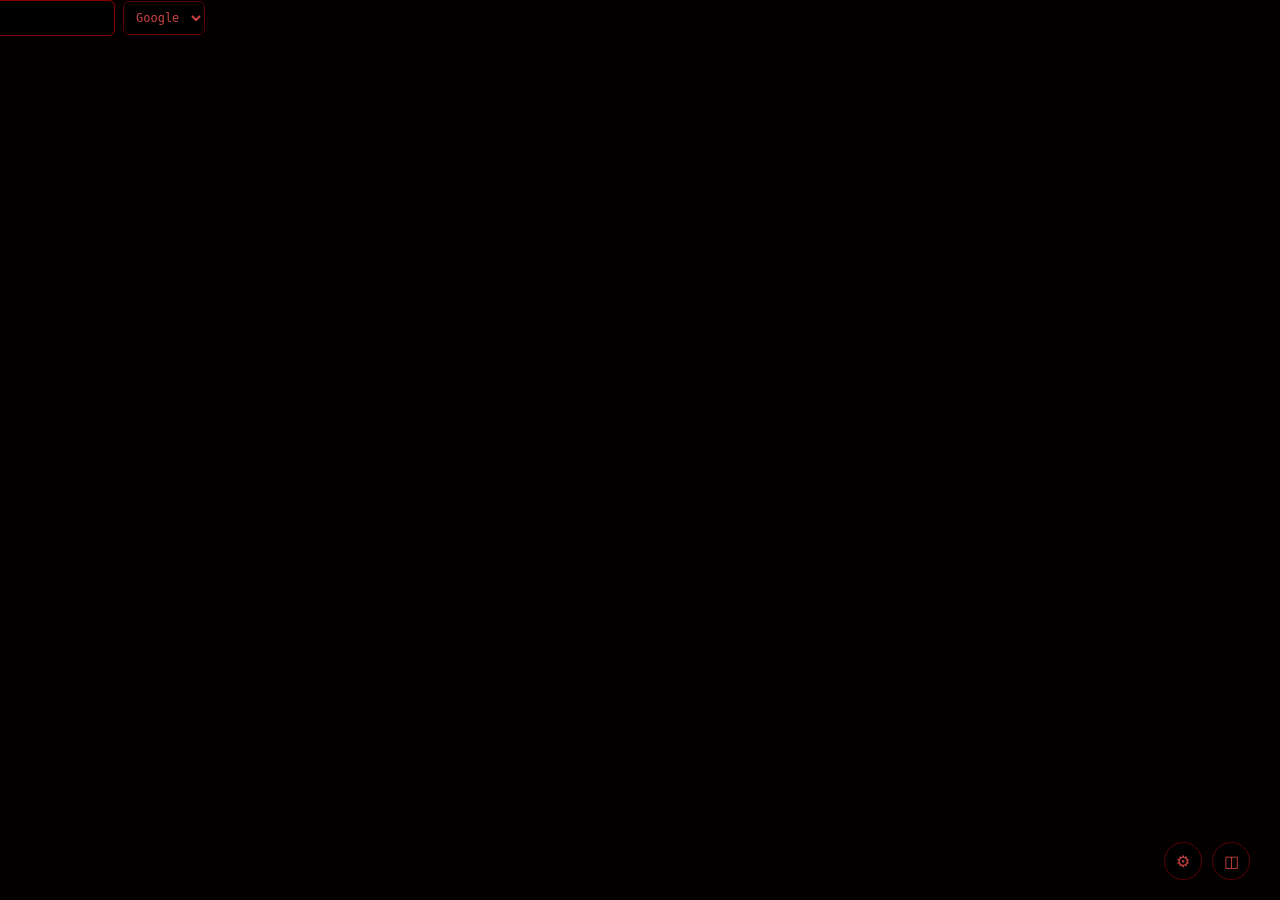
<file: NeoPulse-Dashboard/src/newtab/index.html>
<!DOCTYPE html>
<html lang="en">
<head>
  <meta charset="UTF-8" />
  <meta name="viewport" content="width=device-width, initial-scale=1.0" />
  <meta http-equiv="Content-Security-Policy"
        content="default-src 'self'; style-src 'self' https://fonts.googleapis.com; font-src https://fonts.gstatic.com; connect-src 'self' https://www.google.com https://cdn.jsdelivr.net https://httpbin.org https://ipwho.is https://api.ipify.org https://wttr.in; img-src 'self' data:; script-src 'self'" />
  <title>NeoPulse Dashboard</title>
  <link rel="stylesheet" href="styles.css" />
</head>
<body>

  <canvas id="scene-canvas"></canvas>

  <!-- Search overlay — JS positions this over the 3D pedestal -->
  <div id="search-overlay">
    <form id="search-form" autocomplete="off">
      <input
        id="search-input"
        type="search"
        placeholder="Search the web…"
        spellcheck="false"
        aria-label="Search query"
      />
      <select id="search-engine-select" aria-label="Search engine">
        <option value="google">Google</option>
        <option value="bing">Bing</option>
        <option value="duckduckgo">DDG</option>
      </select>
    </form>
  </div>

  <!-- Footer: settings + side panel buttons -->
  <div id="footer-controls">
    <button id="btn-settings"  type="button" title="Open Settings"    aria-label="Open Settings">⚙</button>
    <button id="btn-sidepanel" type="button" title="Open Side Panel"  aria-label="Open Side Panel">◫</button>
    <span id="footer-version"></span>
  </div>

  <!-- First-run privacy notice -->
  <div id="privacy-notice" hidden>
    <p>NeoPulse stores notes and settings <strong>locally on this device only</strong>.
       Speed tests make anonymous requests to measure latency.</p>
    <button id="privacy-dismiss">Got it</button>
  </div>

  <script type="module" src="app.js"></script>
</body>
</html>
</file>
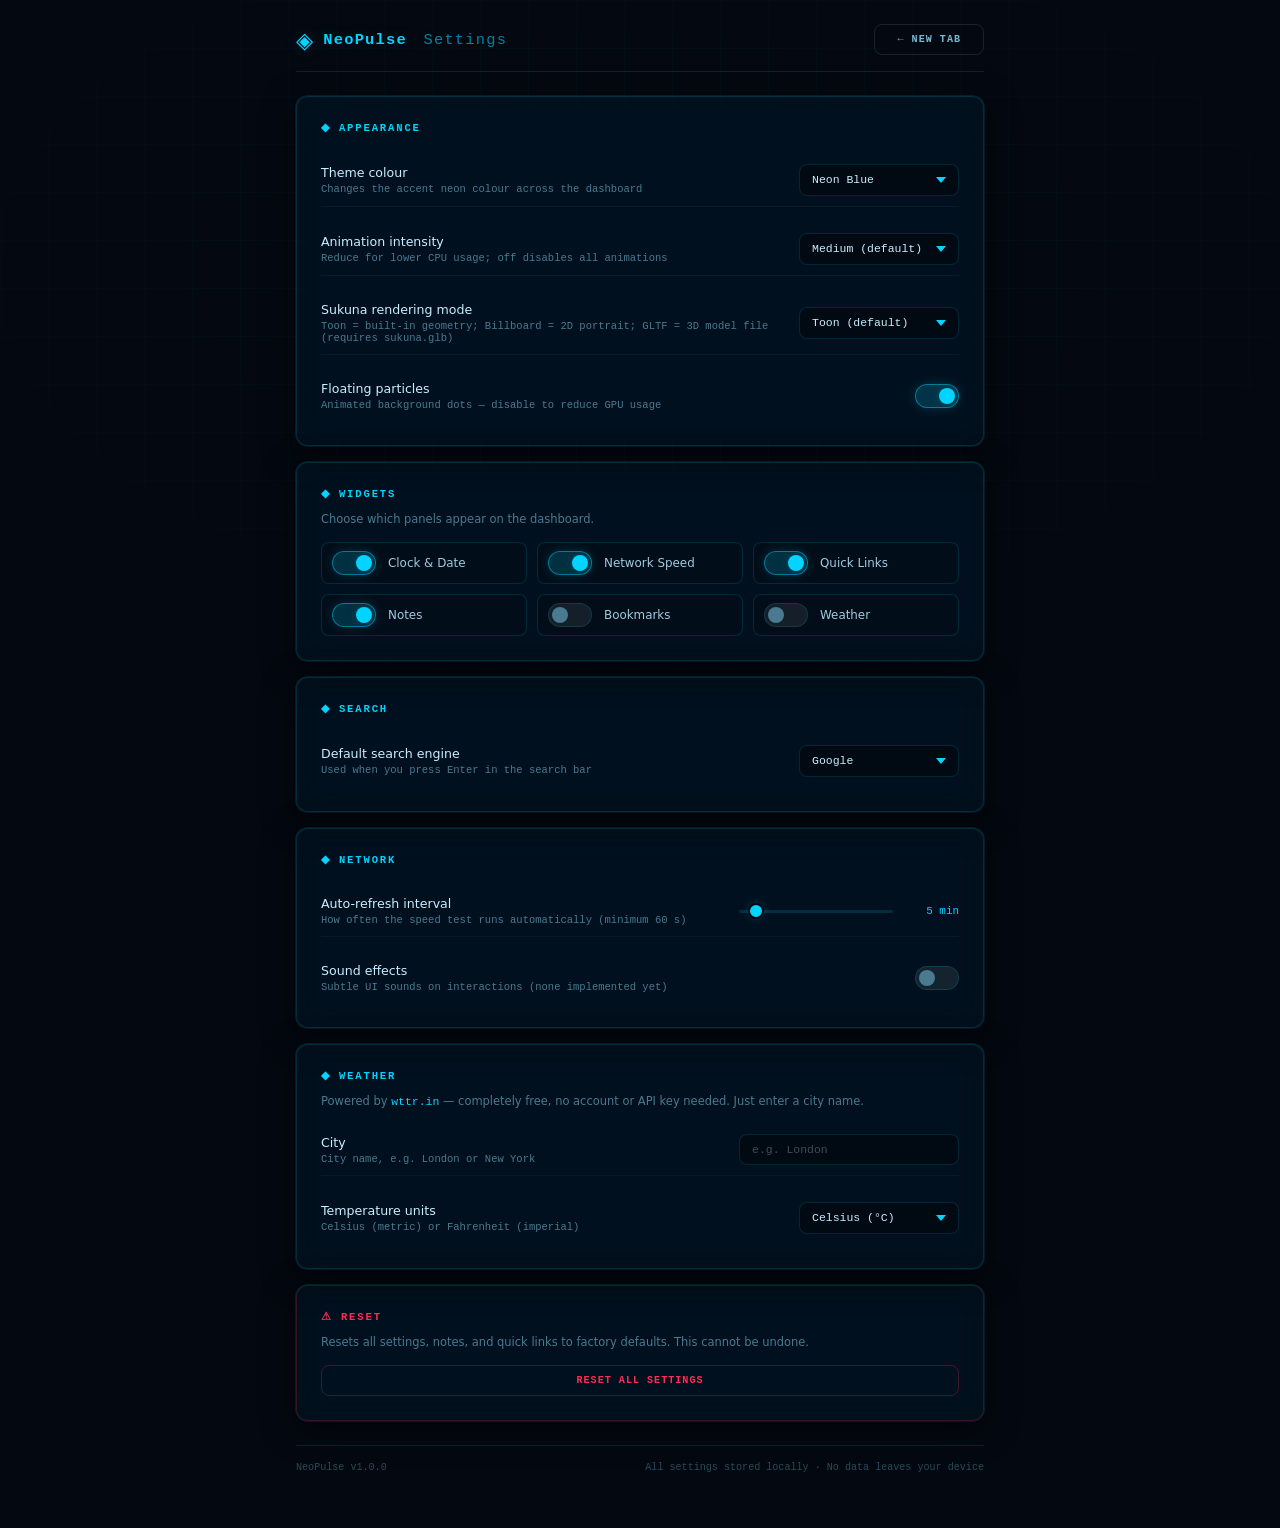
<file: NeoPulse-Dashboard/src/options/options.html>
<!DOCTYPE html>
<html lang="en" data-theme="neon-blue" data-animation="medium">
<head>
  <meta charset="UTF-8" />
  <meta name="viewport" content="width=device-width, initial-scale=1.0" />
  <meta http-equiv="Content-Security-Policy"
        content="default-src 'self'; style-src 'self' https://fonts.googleapis.com; font-src https://fonts.gstatic.com; connect-src 'self' https://www.google.com https://cdn.jsdelivr.net https://httpbin.org https://ipwho.is https://api.ipify.org https://wttr.in; img-src 'self' data:; script-src 'self'" />
  <title>NeoPulse — Settings</title>
  <link rel="stylesheet" href="options.css" />
</head>
<body>

  <div id="grid-bg" aria-hidden="true"></div>

  <div class="page-wrapper">

    <!-- ── Header ── -->
    <header class="page-header">
      <div class="page-header__logo">
        <span class="page-header__glyph" aria-hidden="true">◈</span>
        <span class="page-header__title">NeoPulse <span class="page-header__sub">Settings</span></span>
      </div>
      <a href="#" id="open-dashboard" class="btn btn--ghost" title="Return to dashboard">
        ← New Tab
      </a>
    </header>

    <!-- ── Save banner ── -->
    <div id="save-banner" class="save-banner" hidden aria-live="polite">
      <span class="save-banner__icon" aria-hidden="true">✓</span>
      Settings saved
    </div>

    <form id="settings-form" class="settings-form" autocomplete="off" novalidate>

      <!-- ── Section: Appearance ── -->
      <section class="settings-section glass-card">
        <h2 class="settings-section__title">
          <span aria-hidden="true">◆</span> Appearance
        </h2>

        <div class="settings-row">
          <label class="settings-label" for="theme">
            Theme colour
            <span class="settings-hint">Changes the accent neon colour across the dashboard</span>
          </label>
          <select id="theme" name="theme" class="ctrl ctrl--select">
            <option value="neon-blue">Neon Blue</option>
            <option value="neon-purple">Neon Purple</option>
            <option value="neon-green">Neon Green</option>
          </select>
        </div>

        <div class="settings-row">
          <label class="settings-label" for="animationIntensity">
            Animation intensity
            <span class="settings-hint">Reduce for lower CPU usage; off disables all animations</span>
          </label>
          <select id="animationIntensity" name="animationIntensity" class="ctrl ctrl--select">
            <option value="off">Off</option>
            <option value="low">Low</option>
            <option value="medium">Medium (default)</option>
            <option value="high">High</option>
          </select>
        </div>

        <div class="settings-row">
          <label class="settings-label" for="sceneMode">
            Sukuna rendering mode
            <span class="settings-hint">Toon = built-in geometry; Billboard = 2D portrait; GLTF = 3D model file (requires sukuna.glb)</span>
          </label>
          <select id="sceneMode" name="sceneMode" class="ctrl ctrl--select">
            <option value="toon">Toon (default)</option>
            <option value="billboard">Canvas Billboard</option>
            <option value="gltf">GLTF Model</option>
          </select>
        </div>

        <div class="settings-row">
          <label class="settings-label" for="particlesEnabled">
            Floating particles
            <span class="settings-hint">Animated background dots — disable to reduce GPU usage</span>
          </label>
          <label class="toggle" aria-label="Enable particles">
            <input type="checkbox" id="particlesEnabled" name="particlesEnabled" />
            <span class="toggle__track"><span class="toggle__thumb"></span></span>
          </label>
        </div>

      </section>

      <!-- ── Section: Widgets ── -->
      <section class="settings-section glass-card">
        <h2 class="settings-section__title">
          <span aria-hidden="true">◆</span> Widgets
        </h2>
        <p class="settings-section__desc">Choose which panels appear on the dashboard.</p>

        <div class="widget-grid">

          <div class="widget-toggle-row">
            <label class="toggle" aria-label="Show clock widget">
              <input type="checkbox" id="widget-clock" name="widget-clock" />
              <span class="toggle__track"><span class="toggle__thumb"></span></span>
            </label>
            <span class="widget-toggle-row__label">Clock &amp; Date</span>
          </div>

          <div class="widget-toggle-row">
            <label class="toggle" aria-label="Show network widget">
              <input type="checkbox" id="widget-network" name="widget-network" />
              <span class="toggle__track"><span class="toggle__thumb"></span></span>
            </label>
            <span class="widget-toggle-row__label">Network Speed</span>
          </div>

          <div class="widget-toggle-row">
            <label class="toggle" aria-label="Show quick links">
              <input type="checkbox" id="widget-quickLinks" name="widget-quickLinks" />
              <span class="toggle__track"><span class="toggle__thumb"></span></span>
            </label>
            <span class="widget-toggle-row__label">Quick Links</span>
          </div>

          <div class="widget-toggle-row">
            <label class="toggle" aria-label="Show notes widget">
              <input type="checkbox" id="widget-notes" name="widget-notes" />
              <span class="toggle__track"><span class="toggle__thumb"></span></span>
            </label>
            <span class="widget-toggle-row__label">Notes</span>
          </div>

          <div class="widget-toggle-row">
            <label class="toggle" aria-label="Show bookmarks widget">
              <input type="checkbox" id="widget-bookmarks" name="widget-bookmarks" />
              <span class="toggle__track"><span class="toggle__thumb"></span></span>
            </label>
            <span class="widget-toggle-row__label">Bookmarks</span>
          </div>

          <div class="widget-toggle-row">
            <label class="toggle" aria-label="Show weather placeholder">
              <input type="checkbox" id="widget-weather" name="widget-weather" />
              <span class="toggle__track"><span class="toggle__thumb"></span></span>
            </label>
            <span class="widget-toggle-row__label">Weather</span>
          </div>

        </div>
      </section>

      <!-- ── Section: Search ── -->
      <section class="settings-section glass-card">
        <h2 class="settings-section__title">
          <span aria-hidden="true">◆</span> Search
        </h2>

        <div class="settings-row">
          <label class="settings-label" for="searchEngine">
            Default search engine
            <span class="settings-hint">Used when you press Enter in the search bar</span>
          </label>
          <select id="searchEngine" name="searchEngine" class="ctrl ctrl--select">
            <option value="google">Google</option>
            <option value="bing">Bing</option>
            <option value="duckduckgo">DuckDuckGo</option>
          </select>
        </div>

      </section>

      <!-- ── Section: Network ── -->
      <section class="settings-section glass-card">
        <h2 class="settings-section__title">
          <span aria-hidden="true">◆</span> Network
        </h2>

        <div class="settings-row">
          <label class="settings-label" for="refreshInterval">
            Auto-refresh interval
            <span class="settings-hint">How often the speed test runs automatically (minimum 60 s)</span>
          </label>
          <div class="range-group">
            <input
              type="range"
              id="refreshInterval"
              name="refreshInterval"
              min="60"
              max="3600"
              step="60"
              class="ctrl ctrl--range"
            />
            <output id="refreshInterval-display" class="range-group__output">5 min</output>
          </div>
        </div>

        <div class="settings-row">
          <label class="settings-label" for="soundsEnabled">
            Sound effects
            <span class="settings-hint">Subtle UI sounds on interactions (none implemented yet)</span>
          </label>
          <label class="toggle" aria-label="Enable sounds">
            <input type="checkbox" id="soundsEnabled" name="soundsEnabled" />
            <span class="toggle__track"><span class="toggle__thumb"></span></span>
          </label>
        </div>

      </section>

      <!-- ── Section: Weather ── -->
      <section class="settings-section glass-card">
        <h2 class="settings-section__title">
          <span aria-hidden="true">◆</span> Weather
        </h2>
        <p class="settings-section__desc">
          Powered by <span class="settings-link-text">wttr.in</span> — completely free, no account or API key needed. Just enter a city name.
        </p>

        <div class="settings-row">
          <label class="settings-label" for="weatherCity">
            City
            <span class="settings-hint">City name, e.g. London or New York</span>
          </label>
          <input
            type="text"
            id="weatherCity"
            name="weatherCity"
            class="ctrl ctrl--text"
            placeholder="e.g. London"
            autocomplete="off"
            spellcheck="false"
          />
        </div>

        <div class="settings-row">
          <label class="settings-label" for="weatherUnits">
            Temperature units
            <span class="settings-hint">Celsius (metric) or Fahrenheit (imperial)</span>
          </label>
          <select id="weatherUnits" name="weatherUnits" class="ctrl ctrl--select">
            <option value="metric">Celsius (°C)</option>
            <option value="imperial">Fahrenheit (°F)</option>
          </select>
        </div>

      </section>

      <!-- ── Section: Reset ── -->
      <section class="settings-section settings-section--danger glass-card">
        <h2 class="settings-section__title settings-section__title--danger">
          <span aria-hidden="true">⚠</span> Reset
        </h2>
        <p class="settings-section__desc">
          Resets all settings, notes, and quick links to factory defaults. This cannot be undone.
        </p>
        <button type="button" id="btn-reset" class="btn btn--danger">
          Reset all settings
        </button>
      </section>

    </form>

    <footer class="page-footer">
      <span id="footer-version" class="page-footer__version"></span>
      <span class="page-footer__privacy">
        All settings stored locally · No data leaves your device
      </span>
    </footer>

  </div><!-- /.page-wrapper -->

  <script type="module" src="options.js"></script>
</body>
</html>
</file>
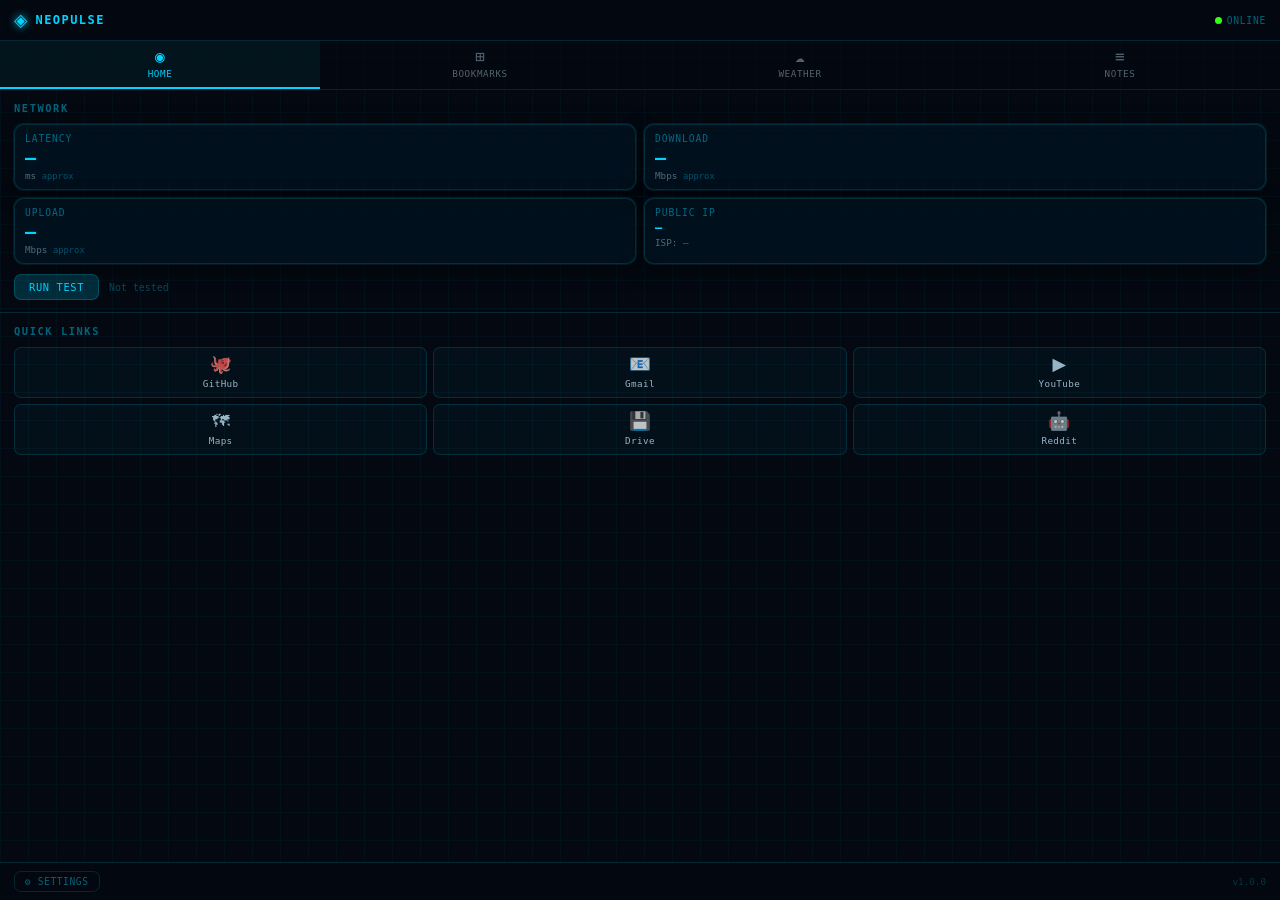
<file: NeoPulse-Dashboard/src/sidepanel/sidepanel.html>
<!DOCTYPE html>
<html lang="en" data-theme="neon-blue" data-animation="medium">
<head>
  <meta charset="UTF-8" />
  <meta name="viewport" content="width=device-width, initial-scale=1.0" />
  <meta http-equiv="Content-Security-Policy"
        content="default-src 'self'; style-src 'self' https://fonts.googleapis.com; font-src https://fonts.gstatic.com; connect-src 'self' https://www.google.com https://cdn.jsdelivr.net https://httpbin.org https://ipwho.is https://api.ipify.org https://wttr.in; img-src 'self' data:; script-src 'self'" />
  <title>NeoPulse Panel</title>
  <link rel="stylesheet" href="sidepanel.css" />
</head>
<body>

  <div id="grid-bg" aria-hidden="true"></div>

  <div class="panel">

    <!-- ── Top bar: logo + status ── -->
    <header class="panel-header">
      <span class="panel-header__logo" aria-hidden="true">◈</span>
      <span class="panel-header__title">NeoPulse</span>
      <div class="panel-header__status">
        <span id="network-status-dot" class="status-dot status-dot--unknown" title="Network status"></span>
        <span id="network-status-label" class="status-label">Checking…</span>
      </div>
    </header>

    <!-- ── Tab navigation ── -->
    <nav class="panel-tabs" role="tablist" aria-label="Panel sections">
      <button class="panel-tab panel-tab--active" data-tab="home"      role="tab" aria-selected="true"  title="Home"      type="button">
        <span class="panel-tab__icon" aria-hidden="true">◉</span>
        <span class="panel-tab__label">Home</span>
      </button>
      <button class="panel-tab" data-tab="bookmarks" role="tab" aria-selected="false" title="Bookmarks" type="button">
        <span class="panel-tab__icon" aria-hidden="true">⊞</span>
        <span class="panel-tab__label">Bookmarks</span>
      </button>
      <button class="panel-tab" data-tab="weather"   role="tab" aria-selected="false" title="Weather"   type="button">
        <span class="panel-tab__icon" aria-hidden="true">☁</span>
        <span class="panel-tab__label">Weather</span>
      </button>
      <button class="panel-tab" data-tab="notes"     role="tab" aria-selected="false" title="Notes"     type="button">
        <span class="panel-tab__icon" aria-hidden="true">≡</span>
        <span class="panel-tab__label">Notes</span>
      </button>
    </nav>

    <!-- ── Tab panels ── -->
    <div class="panel-body">

      <!-- Home tab -->
      <div id="tab-home" class="tab-panel tab-panel--active" role="tabpanel">

        <div class="panel-section">
          <div class="section-title">Network</div>
          <div class="stat-grid">
            <div class="stat-card glass-card">
              <div class="stat-card__label">Latency</div>
              <div class="stat-card__value" id="metric-latency">—</div>
              <div class="stat-card__unit">ms <span class="approx-tag">approx</span></div>
            </div>
            <div class="stat-card glass-card">
              <div class="stat-card__label">Download</div>
              <div class="stat-card__value" id="metric-download">—</div>
              <div class="stat-card__unit">Mbps <span class="approx-tag">approx</span></div>
            </div>
            <div class="stat-card glass-card">
              <div class="stat-card__label">Upload</div>
              <div class="stat-card__value" id="metric-upload">—</div>
              <div class="stat-card__unit" id="metric-upload-unit">Mbps <span class="approx-tag">approx</span></div>
            </div>
            <div class="stat-card glass-card">
              <div class="stat-card__label">Public IP</div>
              <div class="stat-card__value stat-card__value--sm" id="metric-ip">—</div>
              <div class="stat-card__unit" id="metric-isp">ISP: —</div>
            </div>
          </div>
          <div class="stat-actions">
            <button id="run-speed-test" class="btn btn--neon" type="button">Run Test</button>
            <span id="last-tested" class="last-tested">Not tested</span>
          </div>
        </div>

        <div class="panel-section">
          <div class="section-title">Quick Links</div>
          <div id="quick-links-grid" class="quick-links-grid">
            <!-- Populated by sidepanel.js -->
          </div>
        </div>

      </div><!-- /tab-home -->

      <!-- Bookmarks tab -->
      <div id="tab-bookmarks" class="tab-panel" role="tabpanel" hidden>
        <div class="panel-section panel-section--fill">
          <div class="bm-panel-header">
            <div class="section-title">Bookmarks</div>
            <div class="bm-tabs">
              <button class="bm-tab-btn bm-tab-btn--active" data-tab="recent" type="button">Recent</button>
              <button class="bm-tab-btn" data-tab="domain" type="button">By Domain</button>
            </div>
          </div>
          <div id="panel-bookmarks-list" class="bookmarks-list panel-bookmarks-list"></div>
        </div>
      </div><!-- /tab-bookmarks -->

      <!-- Weather tab -->
      <div id="tab-weather" class="tab-panel" role="tabpanel" hidden>
        <div class="panel-section">
          <div id="panel-weather-content" class="panel-weather">
            <div class="weather-loading">Loading weather…</div>
          </div>
        </div>
      </div><!-- /tab-weather -->

      <!-- Notes tab -->
      <div id="tab-notes" class="tab-panel tab-panel--fill" role="tabpanel" hidden>
        <div class="panel-section panel-section--fill">
          <div class="section-title">
            Notes
            <span id="notes-saved-indicator" class="saved-indicator" aria-live="polite"></span>
          </div>
          <textarea
            id="notes-input"
            class="notes-textarea"
            placeholder="Your notes sync with the dashboard…"
            aria-label="Personal notes"
            spellcheck="true"
          ></textarea>
        </div>
      </div><!-- /tab-notes -->

    </div><!-- /.panel-body -->

    <!-- ── Footer ── -->
    <footer class="panel-footer">
      <button id="btn-settings" class="btn btn--ghost btn--sm" type="button">⚙ Settings</button>
      <span id="footer-version" class="footer-version"></span>
    </footer>

  </div><!-- /.panel -->

  <script type="module" src="sidepanel.js"></script>
</body>
</html>
</file>
<file: NeoPulse-Dashboard/src/newtab/styles.css>
@import url('https://fonts.googleapis.com/css2?family=Orbitron:wght@400;600;700;900&family=Share+Tech+Mono&display=swap');

/* ── Reset ─────────────────────────────────────────────────── */
*, *::before, *::after { box-sizing: border-box; margin: 0; padding: 0; }

html, body {
  width: 100%;
  height: 100%;
  overflow: hidden;
  background: #050000;
}

/* ── Three.js canvas ────────────────────────────────────────── */
#scene-canvas {
  position: fixed;
  inset: 0;
  display: block;
  width: 100vw;
  height: 100vh;
}

/* ── Search overlay ─────────────────────────────────────────── */
#search-overlay {
  position: fixed;
  z-index: 10;
  transform: translateX(-50%);
  pointer-events: auto;
}

#search-form {
  display: flex;
  align-items: center;
  gap: 8px;
}

#search-input {
  background: rgba(0, 0, 0, 0.88);
  border: 1px solid #8b0000;
  border-radius: 6px;
  color: #ff9999;
  font-family: 'Share Tech Mono', monospace;
  font-size: 0.95rem;
  padding: 8px 14px;
  outline: none;
  width: 320px;
  caret-color: #ff1a1a;
  transition: border-color 0.2s, box-shadow 0.2s;
}

#search-input:focus {
  border-color: #ff1a1a;
  box-shadow: 0 0 14px rgba(255, 26, 26, 0.55);
}

#search-input::placeholder { color: rgba(200, 60, 60, 0.4); }

#search-engine-select {
  background: rgba(0, 0, 0, 0.88);
  border: 1px solid #5c0000;
  border-radius: 6px;
  color: #cc4444;
  font-family: 'Share Tech Mono', monospace;
  font-size: 0.75rem;
  padding: 8px 8px;
  outline: none;
  cursor: pointer;
  transition: border-color 0.2s;
}

#search-engine-select:focus { border-color: #ff1a1a; }
#search-engine-select option { background: #0a0000; }

/* ── Footer controls ────────────────────────────────────────── */
#footer-controls {
  position: fixed;
  bottom: 20px;
  right: 20px;
  z-index: 10;
  display: flex;
  align-items: center;
  gap: 10px;
}

#footer-controls button {
  width: 38px;
  height: 38px;
  border-radius: 50%;
  border: 1px solid #5c0000;
  background: rgba(0, 0, 0, 0.78);
  color: #cc4444;
  font-size: 1rem;
  cursor: pointer;
  display: flex;
  align-items: center;
  justify-content: center;
  transition: border-color 0.2s, color 0.2s, box-shadow 0.2s;
}

#footer-controls button:hover {
  border-color: #ff1a1a;
  color: #ff6666;
  box-shadow: 0 0 14px rgba(255, 26, 26, 0.45);
}

#footer-version {
  font-family: 'Share Tech Mono', monospace;
  font-size: 0.6rem;
  color: rgba(100, 30, 30, 0.55);
  letter-spacing: 0.08em;
}

/* ── Privacy notice ─────────────────────────────────────────── */
#privacy-notice {
  position: fixed;
  bottom: 72px;
  left: 50%;
  transform: translateX(-50%);
  z-index: 20;
  background: rgba(10, 0, 0, 0.96);
  border: 1px solid #5c0000;
  border-radius: 8px;
  padding: 14px 20px;
  display: flex;
  align-items: center;
  gap: 16px;
  font-family: 'Share Tech Mono', monospace;
  font-size: 0.8rem;
  color: #aa4444;
  max-width: min(500px, calc(100vw - 32px));
  box-shadow: 0 0 24px rgba(139, 0, 0, 0.3);
}

#privacy-notice strong { color: #ff6666; }

#privacy-dismiss {
  background: transparent;
  border: 1px solid #8b0000;
  border-radius: 4px;
  color: #cc4444;
  font-family: 'Share Tech Mono', monospace;
  font-size: 0.72rem;
  padding: 5px 12px;
  cursor: pointer;
  white-space: nowrap;
  flex-shrink: 0;
  transition: border-color 0.2s, color 0.2s;
}

#privacy-dismiss:hover {
  border-color: #ff1a1a;
  color: #ff6666;
}

/* ── Scanline overlay (subtle CRT effect) ───────────────────── */
body::after {
  content: '';
  position: fixed;
  inset: 0;
  z-index: 100;
  pointer-events: none;
  background: repeating-linear-gradient(
    0deg,
    transparent,
    transparent 2px,
    rgba(0, 0, 0, 0.025) 2px,
    rgba(0, 0, 0, 0.025) 4px
  );
}

[hidden] { display: none !important; }
</file>
<file: NeoPulse-Dashboard/src/options/options.css>
/* NeoPulse Dashboard — options.css */

@import url('https://fonts.googleapis.com/css2?family=Orbitron:wght@400;600;700&family=Share+Tech+Mono&display=swap');

/* ── Design tokens (mirrors newtab/styles.css) ─────────────── */
:root {
  --accent:        #00d4ff;
  --accent-dim:    rgba(0, 212, 255, 0.45);
  --accent-glow:   rgba(0, 212, 255, 0.18);
  --accent-border: rgba(0, 212, 255, 0.22);
  --neon-red:      #ff2d55;
  --bg-dark:       #040810;
  --bg-mid:        #070d1a;
  --bg-card:       rgba(0, 212, 255, 0.04);
  --glass-border:  rgba(0, 212, 255, 0.15);
  --glass-shadow:  0 8px 32px rgba(0,0,0,0.55), 0 0 0 1px var(--glass-border);
  --glass-blur:    blur(14px) saturate(160%);
  --font-hud:      'Orbitron', monospace;
  --font-mono:     'Share Tech Mono', monospace;
  --font-ui:       system-ui, -apple-system, sans-serif;
  --gap:           16px;
  --gap-lg:        24px;
  --radius:        12px;
  --radius-sm:     8px;
  --ease:          cubic-bezier(0.23, 1, 0.32, 1);
  --dur:           0.3s;
}

html[data-theme="neon-purple"] { --accent: #b400ff; --accent-dim: rgba(180,0,255,0.4); --accent-glow: rgba(180,0,255,0.16); --accent-border: rgba(180,0,255,0.22); --bg-card: rgba(180,0,255,0.04); --glass-border: rgba(180,0,255,0.15); }
html[data-theme="neon-green"]  { --accent: #39ff14; --accent-dim: rgba(57,255,20,0.4);  --accent-glow: rgba(57,255,20,0.14);  --accent-border: rgba(57,255,20,0.2);  --bg-card: rgba(57,255,20,0.03);  --glass-border: rgba(57,255,20,0.13);  }

/* ── Reset ──────────────────────────────────────────────────── */
*, *::before, *::after { box-sizing: border-box; margin: 0; padding: 0; }

html, body {
  min-height: 100vh;
  background: var(--bg-dark);
  color: #c8eeff;
  font-family: var(--font-ui);
  font-size: 14px;
  -webkit-font-smoothing: antialiased;
}

::-webkit-scrollbar { width: 6px; }
::-webkit-scrollbar-track { background: var(--bg-mid); }
::-webkit-scrollbar-thumb { background: var(--accent-border); border-radius: 3px; }

/* ── Animated grid background ───────────────────────────────── */
#grid-bg {
  position: fixed;
  inset: 0;
  z-index: 0;
  pointer-events: none;
  background-image:
    linear-gradient(var(--accent-border) 1px, transparent 1px),
    linear-gradient(90deg, var(--accent-border) 1px, transparent 1px);
  background-size: 48px 48px;
  animation: grid-pulse 6s ease-in-out infinite;
  mask-image: radial-gradient(ellipse 80% 60% at 50% 30%, black 20%, transparent 100%);
  opacity: 0.18;
}

@keyframes grid-pulse {
  0%, 100% { opacity: 0.18; }
  50%       { opacity: 0.28; }
}

/* ── Glass card ─────────────────────────────────────────────── */
.glass-card {
  background: var(--bg-card);
  backdrop-filter: var(--glass-blur);
  -webkit-backdrop-filter: var(--glass-blur);
  border: 1px solid var(--glass-border);
  border-radius: var(--radius);
  box-shadow: var(--glass-shadow);
}

/* ── Page layout ────────────────────────────────────────────── */
.page-wrapper {
  position: relative;
  z-index: 1;
  max-width: 720px;
  margin: 0 auto;
  padding: var(--gap-lg) var(--gap) 60px;
}

/* ── Header ─────────────────────────────────────────────────── */
.page-header {
  display: flex;
  align-items: center;
  justify-content: space-between;
  margin-bottom: var(--gap-lg);
  padding-bottom: var(--gap);
  border-bottom: 1px solid var(--glass-border);
}

.page-header__logo {
  display: flex;
  align-items: center;
  gap: 10px;
}

.page-header__glyph {
  font-size: 1.6rem;
  color: var(--accent);
  text-shadow: 0 0 16px var(--accent-glow);
}

.page-header__title {
  font-family: var(--font-hud);
  font-size: 1.1rem;
  font-weight: 700;
  color: var(--accent);
  letter-spacing: 0.08em;
  text-shadow: 0 0 16px var(--accent-glow);
}

.page-header__sub {
  font-weight: 400;
  opacity: 0.6;
  margin-left: 6px;
}

/* ── Save banner ────────────────────────────────────────────── */
.save-banner {
  position: fixed;
  top: 20px;
  right: 24px;
  z-index: 50;
  display: flex;
  align-items: center;
  gap: 8px;
  background: rgba(4, 12, 24, 0.95);
  border: 1px solid var(--accent-border);
  border-radius: var(--radius-sm);
  padding: 10px 16px;
  font-family: var(--font-mono);
  font-size: 0.8rem;
  color: var(--accent);
  box-shadow: 0 0 20px var(--accent-glow);
  animation: banner-slide-in 0.3s var(--ease);
}

@keyframes banner-slide-in {
  from { opacity: 0; transform: translateX(20px); }
  to   { opacity: 1; transform: translateX(0); }
}

/* ── Settings form ──────────────────────────────────────────── */
.settings-form {
  display: flex;
  flex-direction: column;
  gap: var(--gap);
}

/* ── Settings section ───────────────────────────────────────── */
.settings-section {
  padding: var(--gap-lg);
  display: flex;
  flex-direction: column;
  gap: var(--gap);
}

.settings-section__title {
  font-family: var(--font-hud);
  font-size: 0.75rem;
  font-weight: 600;
  letter-spacing: 0.18em;
  text-transform: uppercase;
  color: var(--accent);
  display: flex;
  align-items: center;
  gap: 8px;
  margin-bottom: 4px;
}

.settings-section__title--danger { color: var(--neon-red); }

.settings-section__desc {
  font-size: 0.82rem;
  color: #4a7a90;
  margin-top: -8px;
}

.settings-section--danger {
  border-color: rgba(255, 45, 85, 0.2);
}

/* ── Settings row ───────────────────────────────────────────── */
.settings-row {
  display: flex;
  align-items: center;
  justify-content: space-between;
  gap: var(--gap);
  padding: 10px 0;
  border-bottom: 1px solid rgba(255,255,255,0.04);
}

.settings-row:last-child { border-bottom: none; }

.settings-label {
  display: flex;
  flex-direction: column;
  gap: 3px;
  font-size: 0.9rem;
  color: #c8eeff;
  cursor: pointer;
  flex: 1;
}

.settings-hint {
  font-size: 0.75rem;
  color: #4a7a90;
  font-family: var(--font-mono);
}

/* ── Controls ───────────────────────────────────────────────── */
.ctrl--select {
  background: rgba(0,0,0,0.4);
  border: 1px solid var(--glass-border);
  border-radius: var(--radius-sm);
  color: #c8eeff;
  font-family: var(--font-mono);
  font-size: 0.82rem;
  padding: 8px 12px;
  cursor: pointer;
  outline: none;
  min-width: 160px;
  transition: border-color var(--dur) var(--ease);
  appearance: none;
  background-image: url("data:image/svg+xml,%3Csvg xmlns='http://www.w3.org/2000/svg' width='10' height='6'%3E%3Cpath d='M0 0l5 6 5-6z' fill='%2300d4ff'/%3E%3C/svg%3E");
  background-repeat: no-repeat;
  background-position: right 12px center;
  padding-right: 32px;
}

.ctrl--select:focus {
  border-color: var(--accent);
  box-shadow: 0 0 0 1px var(--accent-border);
}

.ctrl--select option { background: #080e1f; }

/* Text input */
.ctrl--text {
  background: rgba(0,0,0,0.4);
  border: 1px solid var(--glass-border);
  border-radius: var(--radius-sm);
  color: #c8eeff;
  font-family: var(--font-mono);
  font-size: 0.82rem;
  padding: 8px 12px;
  outline: none;
  min-width: 220px;
  transition: border-color var(--dur) var(--ease);
}

.ctrl--text::placeholder { color: rgba(200,238,255,0.3); }

.ctrl--text:focus {
  border-color: var(--accent);
  box-shadow: 0 0 0 1px var(--accent-border);
}

.settings-link-text {
  color: var(--accent);
  font-family: var(--font-mono);
  font-size: 0.82rem;
}

/* Range slider */
.range-group {
  display: flex;
  align-items: center;
  gap: 12px;
  min-width: 220px;
}

.ctrl--range {
  flex: 1;
  -webkit-appearance: none;
  appearance: none;
  height: 3px;
  background: var(--glass-border);
  border-radius: 2px;
  outline: none;
  cursor: pointer;
}

.ctrl--range::-webkit-slider-thumb {
  -webkit-appearance: none;
  width: 16px;
  height: 16px;
  border-radius: 50%;
  background: var(--accent);
  border: 2px solid var(--bg-dark);
  box-shadow: 0 0 8px var(--accent-glow);
  cursor: pointer;
  transition: transform 0.15s var(--ease);
}

.ctrl--range::-webkit-slider-thumb:hover { transform: scale(1.2); }
.ctrl--range::-moz-range-thumb {
  width: 16px; height: 16px; border-radius: 50%;
  background: var(--accent); border: 2px solid var(--bg-dark);
  cursor: pointer;
}

.range-group__output {
  font-family: var(--font-mono);
  font-size: 0.78rem;
  color: var(--accent);
  min-width: 54px;
  text-align: right;
  white-space: nowrap;
}

/* ── Toggle switch ──────────────────────────────────────────── */
.toggle {
  position: relative;
  display: inline-flex;
  align-items: center;
  cursor: pointer;
  flex-shrink: 0;
}

.toggle input[type="checkbox"] {
  position: absolute;
  opacity: 0;
  width: 0;
  height: 0;
}

.toggle__track {
  width: 44px;
  height: 24px;
  background: rgba(255,255,255,0.08);
  border: 1px solid var(--glass-border);
  border-radius: 12px;
  transition: background var(--dur) var(--ease), border-color var(--dur) var(--ease), box-shadow var(--dur) var(--ease);
  position: relative;
}

.toggle input:checked ~ .toggle__track {
  background: var(--accent-glow);
  border-color: var(--accent-dim);
  box-shadow: 0 0 12px var(--accent-glow);
}

.toggle__thumb {
  position: absolute;
  top: 3px;
  left: 3px;
  width: 16px;
  height: 16px;
  border-radius: 50%;
  background: #4a7a90;
  transition: transform var(--dur) var(--ease), background var(--dur) var(--ease), box-shadow var(--dur) var(--ease);
}

.toggle input:checked ~ .toggle__track .toggle__thumb {
  transform: translateX(20px);
  background: var(--accent);
  box-shadow: 0 0 8px var(--accent-glow);
}

/* ── Widget grid ────────────────────────────────────────────── */
.widget-grid {
  display: grid;
  grid-template-columns: repeat(auto-fill, minmax(200px, 1fr));
  gap: 10px;
}

.widget-toggle-row {
  display: flex;
  align-items: center;
  gap: 12px;
  padding: 8px 10px;
  background: rgba(0,0,0,0.2);
  border-radius: var(--radius-sm);
  border: 1px solid var(--glass-border);
  transition: border-color var(--dur) var(--ease);
}

.widget-toggle-row:hover { border-color: var(--accent-border); }

.widget-toggle-row__label {
  font-size: 0.85rem;
  color: #a0cce0;
}

/* ── Buttons ────────────────────────────────────────────────── */
.btn {
  display: inline-flex;
  align-items: center;
  justify-content: center;
  gap: 6px;
  padding: 9px 22px;
  border-radius: var(--radius-sm);
  border: 1px solid var(--glass-border);
  font-family: var(--font-hud);
  font-size: 0.72rem;
  font-weight: 600;
  letter-spacing: 0.1em;
  text-transform: uppercase;
  cursor: pointer;
  transition: all var(--dur) var(--ease);
  background: none;
  color: var(--accent);
  text-decoration: none;
}

.btn--ghost {
  color: #7ab8d4;
  border-color: rgba(255,255,255,0.1);
}
.btn--ghost:hover { color: #e0f7ff; background: rgba(255,255,255,0.06); }

.btn--danger {
  color: var(--neon-red);
  border-color: rgba(255, 45, 85, 0.25);
}
.btn--danger:hover {
  background: rgba(255, 45, 85, 0.1);
  border-color: rgba(255, 45, 85, 0.5);
  box-shadow: 0 0 16px rgba(255, 45, 85, 0.15);
}

/* ── Footer ─────────────────────────────────────────────────── */
.page-footer {
  display: flex;
  justify-content: space-between;
  align-items: center;
  margin-top: var(--gap-lg);
  padding-top: var(--gap);
  border-top: 1px solid var(--glass-border);
  font-family: var(--font-mono);
  font-size: 0.72rem;
  color: #2a4a5a;
}

/* ── Utility ────────────────────────────────────────────────── */
[hidden] { display: none !important; }
</file>
<file: NeoPulse-Dashboard/src/sidepanel/sidepanel.css>
/* NeoPulse Dashboard — sidepanel.css */

@import url('https://fonts.googleapis.com/css2?family=Orbitron:wght@400;600;700&family=Share+Tech+Mono&display=swap');

/* ── Design tokens ──────────────────────────────────────────── */
:root {
  --accent:        #00d4ff;
  --accent-dim:    rgba(0, 212, 255, 0.45);
  --accent-glow:   rgba(0, 212, 255, 0.18);
  --accent-border: rgba(0, 212, 255, 0.22);
  --neon-green:    #39ff14;
  --neon-red:      #ff2d55;
  --bg-dark:       #040810;
  --bg-mid:        #070d1a;
  --bg-card:       rgba(0, 212, 255, 0.04);
  --glass-border:  rgba(0, 212, 255, 0.15);
  --glass-shadow:  0 4px 20px rgba(0,0,0,0.5), 0 0 0 1px var(--glass-border);
  --glass-blur:    blur(12px) saturate(150%);
  --font-hud:      'Orbitron', monospace;
  --font-mono:     'Share Tech Mono', monospace;
  --font-ui:       system-ui, -apple-system, sans-serif;
  --gap:           12px;
  --radius:        10px;
  --radius-sm:     7px;
  --ease:          cubic-bezier(0.23, 1, 0.32, 1);
  --dur:           0.3s;
}

html[data-theme="neon-purple"] { --accent: #b400ff; --accent-dim: rgba(180,0,255,0.4); --accent-glow: rgba(180,0,255,0.16); --accent-border: rgba(180,0,255,0.22); --bg-card: rgba(180,0,255,0.04); --glass-border: rgba(180,0,255,0.15); }
html[data-theme="neon-green"]  { --accent: #39ff14; --accent-dim: rgba(57,255,20,0.4);  --accent-glow: rgba(57,255,20,0.14);  --accent-border: rgba(57,255,20,0.2);  --bg-card: rgba(57,255,20,0.03);  --glass-border: rgba(57,255,20,0.13);  }

html[data-animation="off"] *, html[data-animation="off"] *::before, html[data-animation="off"] *::after {
  animation: none !important; transition-duration: 0.01ms !important;
}

/* ── Reset ──────────────────────────────────────────────────── */
*, *::before, *::after { box-sizing: border-box; margin: 0; padding: 0; }

html, body {
  height: 100%;
  background: var(--bg-dark);
  color: #c8eeff;
  font-family: var(--font-ui);
  overflow: hidden;
}

/* ── Animated grid background ───────────────────────────────── */
#grid-bg {
  position: fixed;
  inset: 0;
  pointer-events: none;
  z-index: 0;
  background-image:
    linear-gradient(var(--accent-border) 1px, transparent 1px),
    linear-gradient(90deg, var(--accent-border) 1px, transparent 1px);
  background-size: 28px 28px;
  opacity: 0.18;
}

/* ── Panel shell ────────────────────────────────────────────── */
.panel {
  position: relative;
  z-index: 1;
  display: flex;
  flex-direction: column;
  height: 100vh;
  overflow: hidden;
}

/* ── Header ─────────────────────────────────────────────────── */
.panel-header {
  display: flex;
  align-items: center;
  gap: 8px;
  padding: 10px 14px;
  border-bottom: 1px solid var(--glass-border);
  background: rgba(4, 8, 16, 0.8);
  flex-shrink: 0;
}

.panel-header__logo {
  color: var(--accent);
  font-size: 1.1rem;
  text-shadow: 0 0 8px var(--accent);
}

.panel-header__title {
  font: 600 0.75rem var(--font-hud);
  letter-spacing: 0.12em;
  color: var(--accent);
  text-transform: uppercase;
  flex: 1;
}

.panel-header__status {
  display: flex;
  align-items: center;
  gap: 5px;
}

/* ── Tab navigation bar ─────────────────────────────────────── */
.panel-tabs {
  display: flex;
  border-bottom: 1px solid var(--glass-border);
  background: rgba(4, 8, 16, 0.6);
  flex-shrink: 0;
}

.panel-tab {
  flex: 1;
  display: flex;
  flex-direction: column;
  align-items: center;
  justify-content: center;
  gap: 3px;
  padding: 8px 4px;
  background: transparent;
  border: none;
  border-bottom: 2px solid transparent;
  cursor: pointer;
  color: rgba(200,238,255,0.4);
  transition: color var(--dur), border-color var(--dur), background var(--dur);
  font: 0.6rem var(--font-mono);
  letter-spacing: 0.06em;
  text-transform: uppercase;
  outline: none;
}

.panel-tab:hover {
  color: var(--accent-dim);
  background: var(--accent-glow);
}

.panel-tab--active {
  color: var(--accent);
  border-bottom-color: var(--accent);
  background: rgba(0,212,255,0.06);
}

.panel-tab__icon {
  font-size: 1rem;
  line-height: 1;
}

.panel-tab__label {
  font-size: 0.58rem;
}

/* ── Tab body ───────────────────────────────────────────────── */
.panel-body {
  flex: 1;
  overflow: hidden;
  position: relative;
}

.tab-panel {
  display: flex;
  flex-direction: column;
  height: 100%;
  overflow-y: auto;
  scrollbar-width: thin;
  scrollbar-color: var(--accent-border) transparent;
}

.tab-panel[hidden] { display: none; }

.tab-panel--fill {
  flex: 1;
}

/* ── Panel sections ─────────────────────────────────────────── */
.panel-section {
  padding: var(--gap) 14px;
  border-bottom: 1px solid var(--glass-border);
}

.panel-section:last-child { border-bottom: none; }

.panel-section--fill {
  flex: 1;
  display: flex;
  flex-direction: column;
}

/* ── Section title ──────────────────────────────────────────── */
.section-title {
  font: 600 0.65rem var(--font-hud);
  letter-spacing: 0.15em;
  text-transform: uppercase;
  color: var(--accent-dim);
  margin-bottom: 10px;
}

/* ── Stat cards (Home tab) ──────────────────────────────────── */
.stat-grid {
  display: grid;
  grid-template-columns: 1fr 1fr;
  gap: 8px;
  margin-bottom: 10px;
}

.stat-card {
  background: var(--bg-card);
  border: 1px solid var(--glass-border);
  border-radius: var(--radius-sm);
  padding: 8px 10px;
  backdrop-filter: var(--glass-blur);
}

.glass-card {
  background: var(--bg-card);
  border: 1px solid var(--glass-border);
  border-radius: var(--radius);
  backdrop-filter: var(--glass-blur);
  box-shadow: var(--glass-shadow);
}

.stat-card__label {
  font: 0.6rem var(--font-mono);
  letter-spacing: 0.1em;
  color: var(--accent-dim);
  text-transform: uppercase;
  margin-bottom: 4px;
}

.stat-card__value {
  font: 700 1.15rem var(--font-hud);
  color: var(--accent);
  text-shadow: 0 0 10px var(--accent-glow);
  letter-spacing: -0.01em;
  line-height: 1.1;
}

.stat-card__value--sm {
  font-size: 0.75rem;
  letter-spacing: 0;
  word-break: break-all;
}

.stat-card__unit {
  font: 0.58rem var(--font-mono);
  color: rgba(200,238,255,0.4);
  margin-top: 2px;
}

.approx-tag {
  font-size: 0.55rem;
  color: var(--accent-dim);
  opacity: 0.75;
}

.stat-actions {
  display: flex;
  align-items: center;
  gap: 10px;
  flex-wrap: wrap;
}

.last-tested {
  font: 0.62rem var(--font-mono);
  color: var(--accent-dim);
  opacity: 0.7;
}

/* ── Quick links grid ───────────────────────────────────────── */
.quick-links-grid {
  display: grid;
  grid-template-columns: repeat(3, 1fr);
  gap: 6px;
}

.quick-link-tile {
  display: flex;
  flex-direction: column;
  align-items: center;
  gap: 4px;
  padding: 8px 4px;
  background: var(--bg-card);
  border: 1px solid var(--glass-border);
  border-radius: var(--radius-sm);
  text-decoration: none;
  color: rgba(200,238,255,0.75);
  transition: background var(--dur), border-color var(--dur), color var(--dur), box-shadow var(--dur);
}

.quick-link-tile:hover {
  background: var(--accent-glow);
  border-color: var(--accent-border);
  color: var(--accent);
  box-shadow: 0 0 12px var(--accent-glow);
}

.quick-link-tile__icon {
  font-size: 1.1rem;
  line-height: 1;
}

.quick-link-tile__label {
  font: 0.58rem var(--font-mono);
  letter-spacing: 0.04em;
  text-overflow: ellipsis;
  overflow: hidden;
  white-space: nowrap;
  max-width: 100%;
}

/* ── Bookmarks tab ──────────────────────────────────────────── */
.bm-panel-header {
  display: flex;
  align-items: center;
  justify-content: space-between;
  margin-bottom: 10px;
  flex-wrap: wrap;
  gap: 6px;
}

.bm-panel-header .section-title { margin-bottom: 0; }

.bm-tabs {
  display: flex;
  gap: 3px;
  background: rgba(0,0,0,0.3);
  border-radius: 6px;
  padding: 2px;
}

.bm-tab-btn {
  background: transparent;
  border: none;
  color: var(--accent-dim);
  font: 10px var(--font-mono);
  padding: 3px 9px;
  border-radius: 5px;
  cursor: pointer;
  transition: background var(--dur), color var(--dur);
  text-transform: uppercase;
  letter-spacing: 0.05em;
}

.bm-tab-btn--active,
.bm-tab-btn:hover {
  background: var(--accent-glow);
  color: var(--accent);
}

.panel-bookmarks-list {
  flex: 1;
  overflow-y: auto;
  scrollbar-width: thin;
  scrollbar-color: var(--accent-border) transparent;
  display: flex;
  flex-direction: column;
  gap: 2px;
}

.bm-item {
  display: flex;
  align-items: center;
  gap: 7px;
  padding: 5px 6px;
  border-radius: 6px;
  text-decoration: none;
  color: rgba(255,255,255,0.72);
  font: 11px var(--font-ui);
  transition: background var(--dur), color var(--dur);
  min-width: 0;
}

.bm-item:hover {
  background: var(--accent-glow);
  color: var(--accent);
}

.bm-item__label {
  white-space: nowrap;
  overflow: hidden;
  text-overflow: ellipsis;
  flex: 1;
}

.bm-favicon {
  width: 13px;
  height: 13px;
  flex-shrink: 0;
  border-radius: 2px;
}

.bm-group { margin-bottom: 3px; }

.bm-group__header {
  display: flex;
  align-items: center;
  gap: 7px;
  padding: 5px 6px;
  border-radius: 6px;
  background: transparent;
  border: none;
  width: 100%;
  cursor: pointer;
  color: var(--accent-dim);
  font: 11px var(--font-mono);
  letter-spacing: 0.04em;
  transition: background var(--dur), color var(--dur);
  text-align: left;
}

.bm-group__header:hover {
  background: var(--accent-glow);
  color: var(--accent);
}

.bm-group__host { flex: 1; overflow: hidden; text-overflow: ellipsis; white-space: nowrap; }

.bm-group__count {
  font-size: 9px;
  padding: 1px 5px;
  background: rgba(0,0,0,0.3);
  border-radius: 8px;
  opacity: 0.7;
}

.bm-group__chevron { font-size: 12px; transition: transform var(--dur); flex-shrink: 0; }

.bm-group__body { display: none; padding-left: 12px; }

.bm-group--open .bm-group__body {
  display: flex;
  flex-direction: column;
  gap: 1px;
}

.bm-empty, .bm-loading {
  color: var(--accent-dim);
  font: 11px var(--font-mono);
  text-align: center;
  padding: 20px 0;
  opacity: 0.7;
}

/* ── Weather tab ────────────────────────────────────────────── */
.panel-weather { padding-top: 4px; }

.weather-card {
  display: flex;
  align-items: flex-start;
  gap: 14px;
  padding: 8px 0;
  flex-wrap: wrap;
}

.weather-card__main {
  display: flex;
  align-items: center;
  gap: 8px;
}

.weather-card__icon { font-size: 2rem; line-height: 1; }

.weather-card__temp {
  font: 700 1.7rem var(--font-hud);
  color: var(--accent);
  text-shadow: 0 0 12px var(--accent-glow);
  letter-spacing: -0.02em;
}

.weather-card__detail {
  display: flex;
  flex-direction: column;
  gap: 4px;
  padding-top: 4px;
}

.weather-card__desc {
  font: 12px var(--font-ui);
  color: rgba(255,255,255,0.85);
}

.weather-card__meta {
  font: 10px var(--font-mono);
  color: var(--accent-dim);
  letter-spacing: 0.03em;
}

.weather-location {
  font: 10px var(--font-mono);
  color: var(--accent-dim);
  letter-spacing: 0.05em;
}

.weather-loading, .weather-error, .weather-placeholder {
  font: 11px var(--font-mono);
  color: var(--accent-dim);
  padding: 16px 0;
  line-height: 1.6;
  opacity: 0.8;
}

/* ── Notes tab ──────────────────────────────────────────────── */
.notes-textarea {
  flex: 1;
  width: 100%;
  min-height: 200px;
  background: rgba(0,0,0,0.3);
  border: 1px solid var(--glass-border);
  border-radius: var(--radius-sm);
  color: #c8eeff;
  font: 12px/1.6 var(--font-mono);
  padding: 10px 12px;
  resize: none;
  outline: none;
  transition: border-color var(--dur);
  scrollbar-width: thin;
  scrollbar-color: var(--accent-border) transparent;
}

.notes-textarea:focus { border-color: var(--accent); }

.notes-textarea::placeholder { color: var(--accent-dim); opacity: 0.5; }

/* ── Status dot ─────────────────────────────────────────────── */
.status-dot {
  width: 7px; height: 7px;
  border-radius: 50%;
  flex-shrink: 0;
}

@keyframes status-pulse {
  0%, 100% { box-shadow: 0 0 0 0 rgba(57,255,20,0.6); }
  50%       { box-shadow: 0 0 0 4px rgba(57,255,20,0); }
}

.status-dot--online  { background: #39ff14; animation: status-pulse 2s ease infinite; }
.status-dot--offline { background: var(--neon-red); animation: none; }
.status-dot--unknown { background: rgba(200,238,255,0.3); animation: none; }

.status-label {
  font: 0.6rem var(--font-mono);
  letter-spacing: 0.08em;
  color: var(--accent-dim);
  text-transform: uppercase;
}

/* ── Saved indicator ────────────────────────────────────────── */
.saved-indicator {
  font: 0.6rem var(--font-mono);
  color: var(--neon-green);
  margin-left: 8px;
  opacity: 0;
  transition: opacity 0.3s;
}

.saved-indicator--visible { opacity: 1; }

/* ── Buttons ────────────────────────────────────────────────── */
.btn {
  display: inline-flex;
  align-items: center;
  gap: 5px;
  border: none;
  border-radius: var(--radius-sm);
  cursor: pointer;
  font-family: var(--font-mono);
  letter-spacing: 0.06em;
  text-transform: uppercase;
  transition: background var(--dur), box-shadow var(--dur), color var(--dur);
  outline: none;
}

.btn--neon {
  background: var(--accent-glow);
  border: 1px solid var(--accent-border);
  color: var(--accent);
  font-size: 0.65rem;
  padding: 6px 14px;
}

.btn--neon:hover {
  background: rgba(0,212,255,0.22);
  box-shadow: 0 0 12px var(--accent-glow);
}

.btn--ghost {
  background: transparent;
  border: 1px solid var(--glass-border);
  color: var(--accent-dim);
  font-size: 0.65rem;
  padding: 5px 12px;
}

.btn--ghost:hover {
  background: var(--accent-glow);
  color: var(--accent);
}

.btn--sm { padding: 4px 10px; font-size: 0.6rem; }

/* ── Footer ─────────────────────────────────────────────────── */
.panel-footer {
  display: flex;
  align-items: center;
  justify-content: space-between;
  padding: 8px 14px;
  border-top: 1px solid var(--glass-border);
  background: rgba(4, 8, 16, 0.8);
  flex-shrink: 0;
}

.footer-version {
  font: 0.58rem var(--font-mono);
  color: var(--accent-dim);
  opacity: 0.5;
}

/* ── Utility ────────────────────────────────────────────────── */
[hidden] { display: none !important; }
</file>
